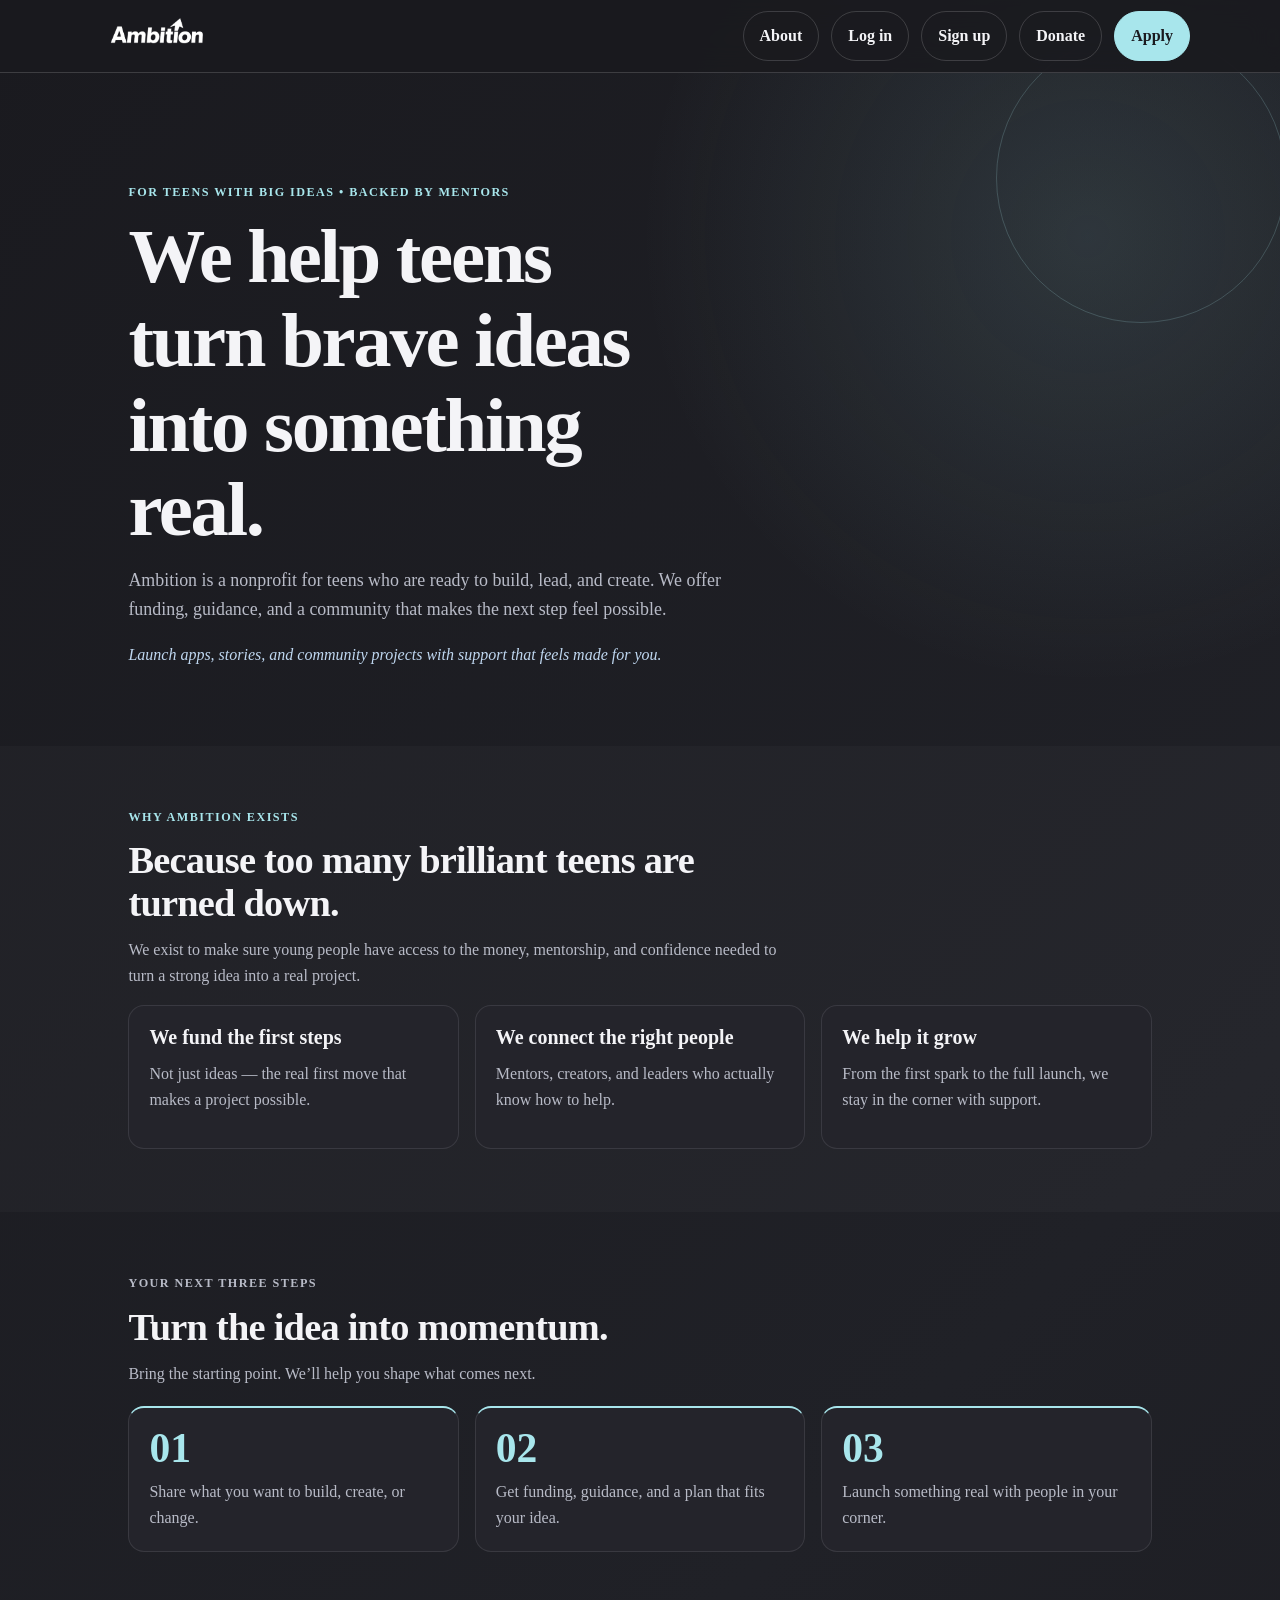
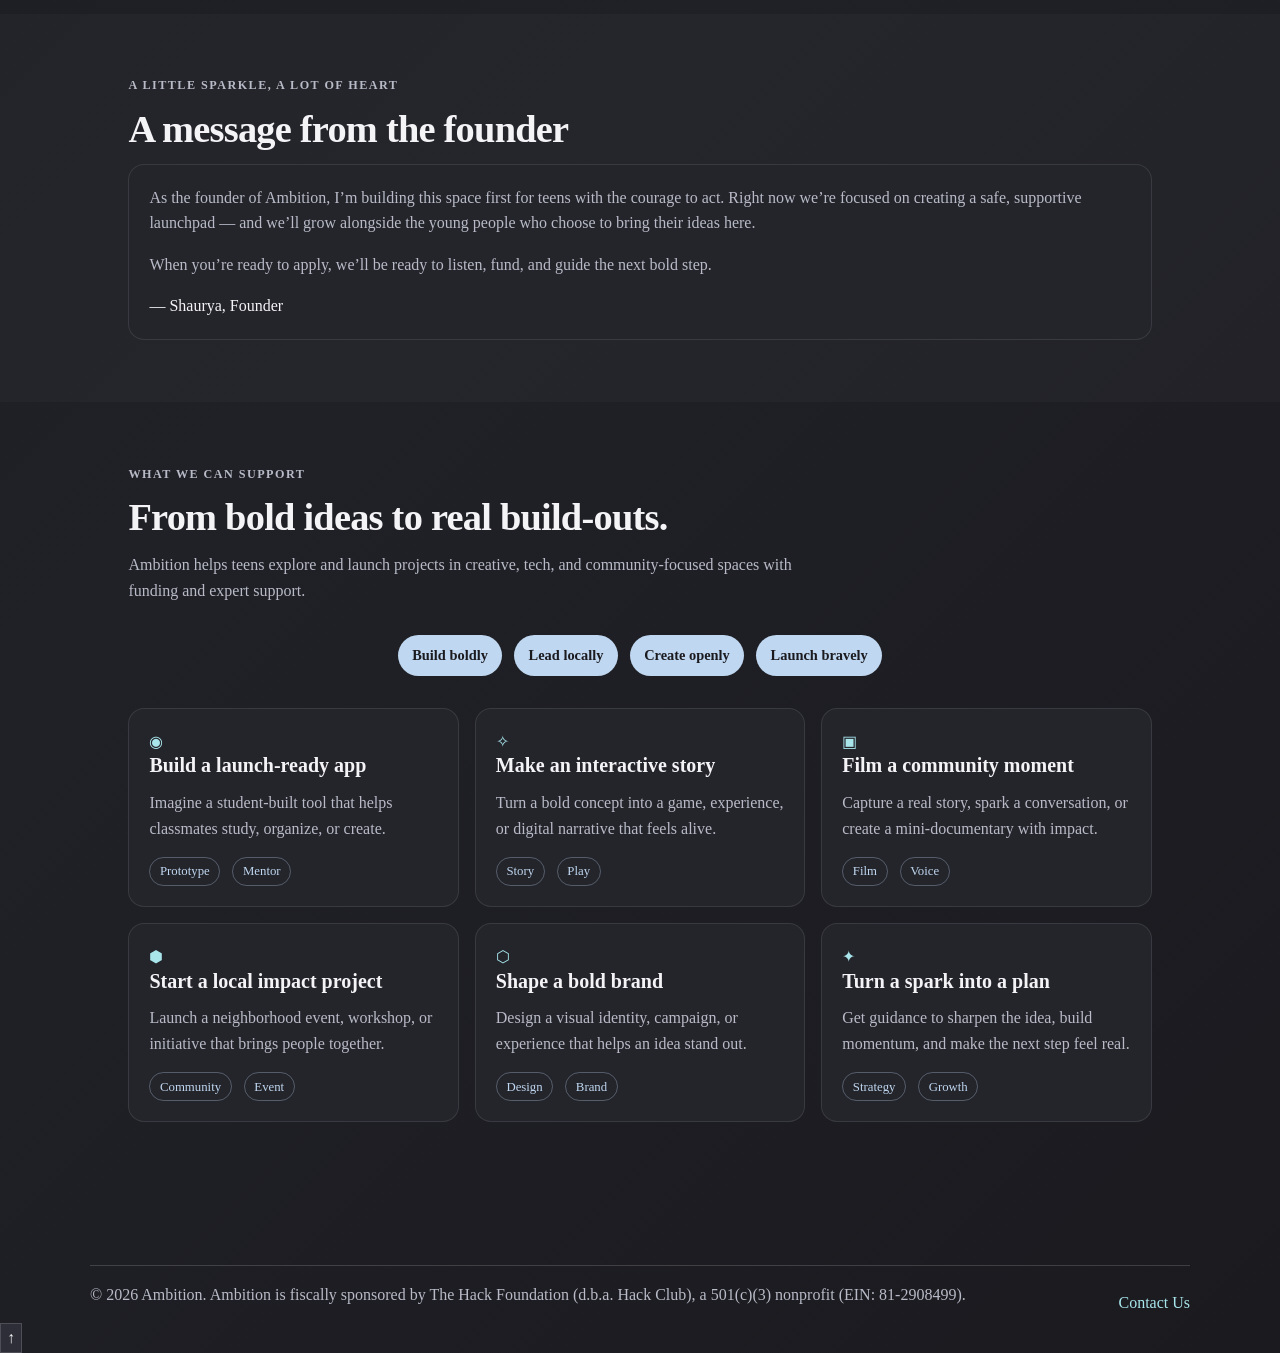
<file: index.html>
<!DOCTYPE html>
<html lang="en">
  <head>
    <meta charset="UTF-8" />
    <meta name="viewport" content="width=device-width, initial-scale=1.0" />
    <title>Ambition | Funding Dreams for Teens</title>
    <meta
      name="description"
      content="Ambition is a nonprofit helping teens turn bold ideas into real-world impact with funding and expert guidance."
    />
    <link rel="stylesheet" href="styles.css" />
  </head>
  <body>
    <div class="scroll-progress" aria-hidden="true"></div>
    <div class="background-glow"></div>
    <div class="particle-layer" aria-hidden="true"></div>

    <header class="site-header">
      <div class="container nav-bar">
        <a href="#" class="brand"><img src="LogoText.png" alt="Ambition Logo" class="brand-logo"></a>
        <nav class="nav-links">
          <a href="about.html" class="nav-pill">About</a>
          <a href="login.html" class="nav-pill">Log in</a>
          <a href="signup.html" class="nav-pill">Sign up</a>
          <a href="https://hcb.hackclub.com/donations/start/ambition" class="nav-pill">Donate</a>
          <a href="apply.html" class="btn btn-primary">Apply</a>
        </nav>
      </div>
    </header>

    <main>
      <section class="hero" id="about">
        <div class="container hero-shell reveal">
          <p class="eyebrow">For teens with big ideas • backed by mentors</p>
          <h1>We help teens turn brave ideas into something real.</h1>
          <p class="hero-text">
            Ambition is a nonprofit for teens who are ready to build, lead, and create.
            We offer funding, guidance, and a community that makes the next step feel possible.
          </p>
          <p class="hero-dynamic">Launch apps, stories, and community projects with support that feels made for you.</p>

        </div>
      </section>

      <section class="info-section reveal" id="why">
        <div class="container">
          <div class="why-shell">
            <div class="why-intro">
              <p class="eyebrow">Why Ambition exists</p>
              <h2>Because too many brilliant teens are turned down.</h2>
              <p>
                We exist to make sure young people have access to the money, mentorship, and confidence
                needed to turn a strong idea into a real project.
              </p>
            </div>

            <div class="info-grid">
              <article class="info-card">
                <h3>We fund the first steps</h3>
                <p>Not just ideas — the real first move that makes a project possible.</p>
              </article>
              <article class="info-card">
                <h3>We connect the right people</h3>
                <p>Mentors, creators, and leaders who   actually know how to help.</p>
              </article>
              <article class="info-card" id="apply">
                <h3>We help it grow</h3>
                <p>From the first spark to the full launch, we stay in the corner with support.</p>
              </article>
            </div>
          </div>
        </div>
      </section>

      <section class="impact-section reveal">
        <div class="container impact-shell">
          <div class="section-heading">
            <p class="eyebrow">Your next three steps</p>
            <h2>Turn the idea into momentum.</h2>
            <p>Bring the starting point. We’ll help you shape what comes next.</p>
          </div>

          <div class="impact-stats">
            <article class="stat-card">
              <strong>01</strong>
              <span>Share what you want to build, create, or change.</span>
            </article>
            <article class="stat-card">
              <strong>02</strong>
              <span>Get funding, guidance, and a plan that fits your idea.</span>
            </article>
            <article class="stat-card">
              <strong>03</strong>
              <span>Launch something real with people in your corner.</span>
            </article>
          </div>
        </div>
      </section>

      <section class="showcase-section reveal">
        <div class="container showcase-shell">
          <div class="section-heading">
            <p class="eyebrow">A little sparkle, a lot of heart</p>
            <h2>A message from the founder</h2>
          </div>

          <div class="showcase-card">
            <p>As the founder of Ambition, I’m building this space first for teens with the courage to act. Right now we’re focused on creating a safe, supportive launchpad — and we’ll grow alongside the young people who choose to bring their ideas here.</p>
            <p>When you’re ready to apply, we’ll be ready to listen, fund, and guide the next bold step.</p>
            <span>— Shaurya, Founder</span>
          </div>
        </div>
      </section>

      <section class="opportunities-section reveal">
        <div class="container">
          <div class="opportunities-shell">
            <div class="section-heading">
              <p class="eyebrow">What we can support</p>
              <h2>From bold ideas to real build-outs.</h2>
              <p>
                Ambition helps teens explore and launch projects in creative, tech, and
                community-focused spaces with funding and expert support.
              </p>
            </div>

            <div class="idea-wheel" aria-label="A wheel of bold ideas">
              <span>Build boldly</span>
              <span>Lead locally</span>
              <span>Create openly</span>
              <span>Launch bravely</span>
            </div>

            <div class="opportunity-grid">
              <article class="opportunity-card" data-tilt>
                <div class="card-icon">◉</div>
                <h3>Build a launch-ready app</h3>
                <p>Imagine a student-built tool that helps classmates study, organize, or create.</p>
                <div class="card-tag-row"><span>Prototype</span><span>Mentor</span></div>
              </article>
              <article class="opportunity-card" data-tilt>
                <div class="card-icon">✧</div>
                <h3>Make an interactive story</h3>
                <p>Turn a bold concept into a game, experience, or digital narrative that feels alive.</p>
                <div class="card-tag-row"><span>Story</span><span>Play</span></div>
              </article>
              <article class="opportunity-card" data-tilt>
                <div class="card-icon">▣</div>
                <h3>Film a community moment</h3>
                <p>Capture a real story, spark a conversation, or create a mini-documentary with impact.</p>
                <div class="card-tag-row"><span>Film</span><span>Voice</span></div>
              </article>
              <article class="opportunity-card" data-tilt>
                <div class="card-icon">⬢</div>
                <h3>Start a local impact project</h3>
                <p>Launch a neighborhood event, workshop, or initiative that brings people together.</p>
                <div class="card-tag-row"><span>Community</span><span>Event</span></div>
              </article>
              <article class="opportunity-card" data-tilt>
                <div class="card-icon">⬡</div>
                <h3>Shape a bold brand</h3>
                <p>Design a visual identity, campaign, or experience that helps an idea stand out.</p>
                <div class="card-tag-row"><span>Design</span><span>Brand</span></div>
              </article>
              <article class="opportunity-card" data-tilt>
                <div class="card-icon">✦</div>
                <h3>Turn a spark into a plan</h3>
                <p>Get guidance to sharpen the idea, build momentum, and make the next step feel real.</p>
                <div class="card-tag-row"><span>Strategy</span><span>Growth</span></div>
              </article>
            </div>
          </div>
        </div>
      </section>
    </main>

    <footer class="site-footer">
      <div class="container footer-row">
        <p>© 2026 Ambition. Ambition is fiscally sponsored by The Hack Foundation (d.b.a. Hack Club), a 501(c)(3) nonprofit (EIN: 81-2908499).</p>
        <a href="#">Contact Us</a>
      </div>
    </footer>

    <button class="back-to-top" type="button" aria-label="Back to top">↑</button>

    <script src="script.js"></script>
  </body>
</html>
</file>
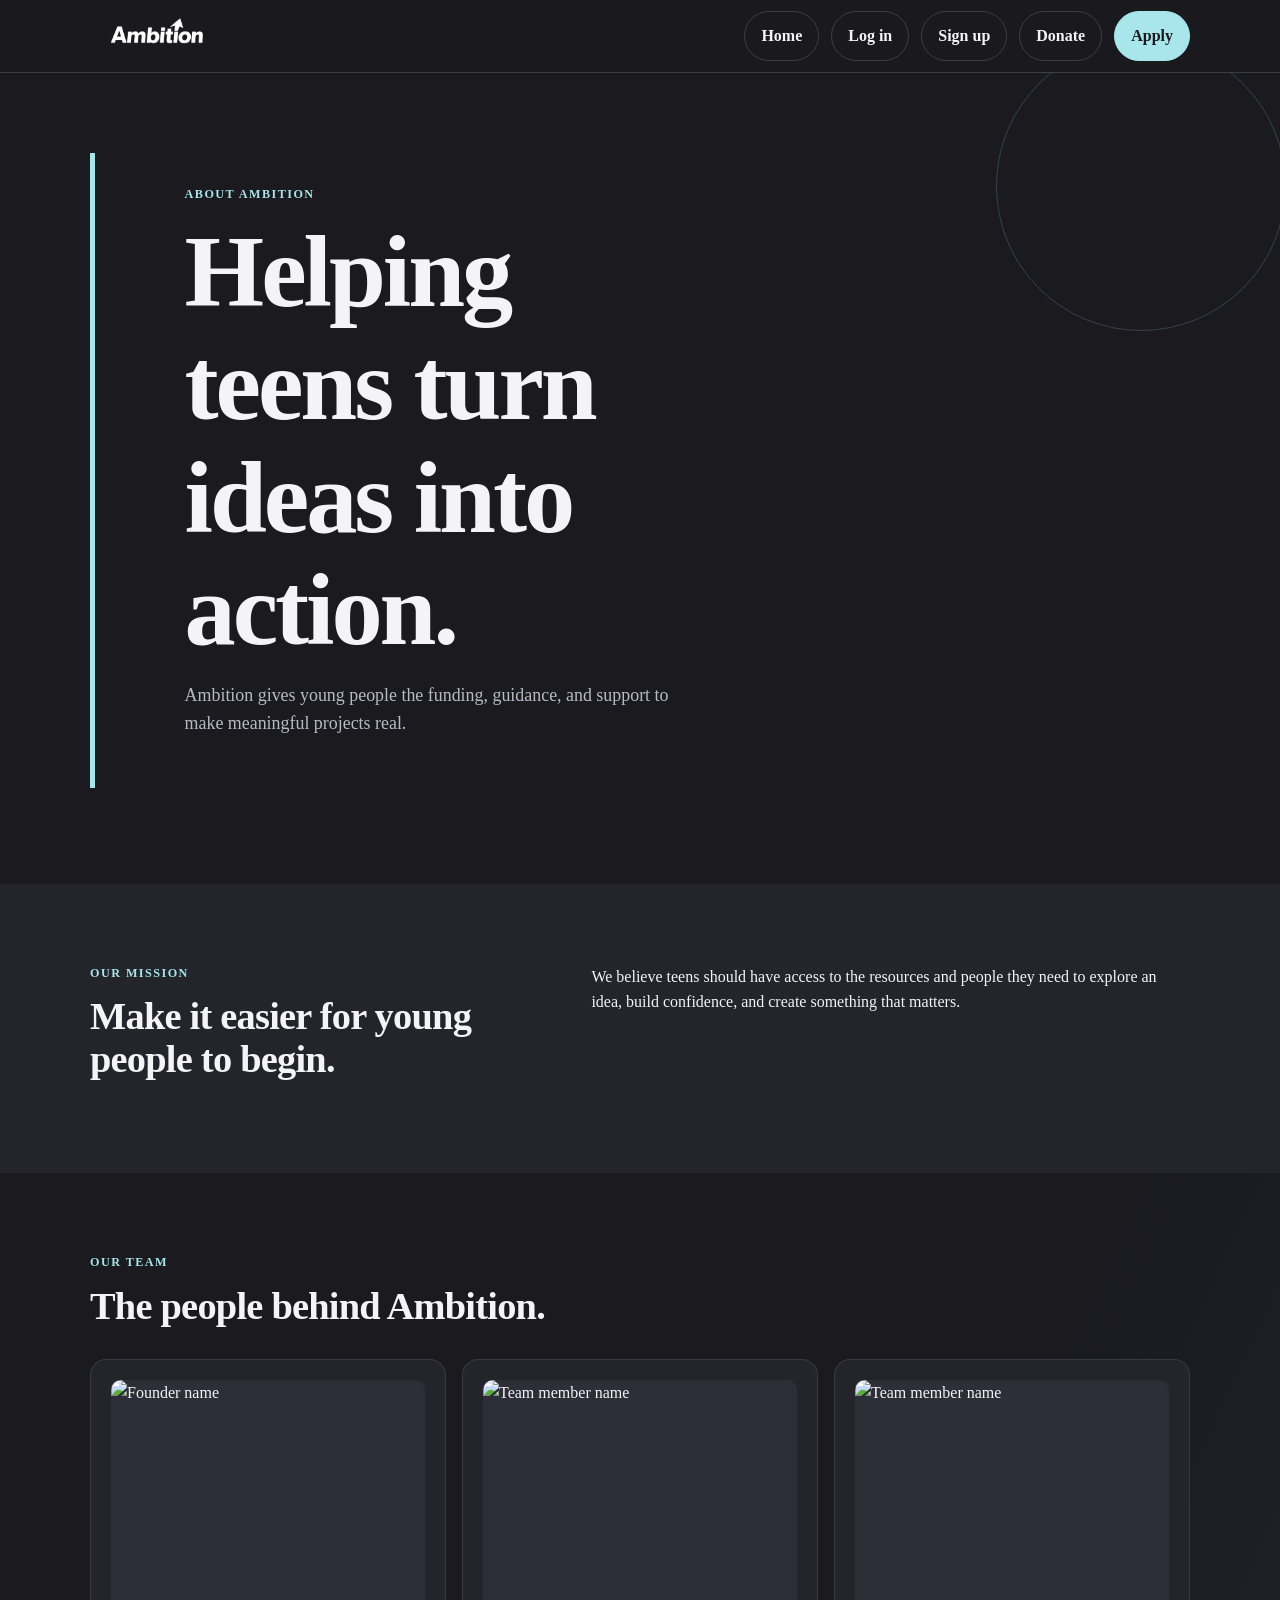
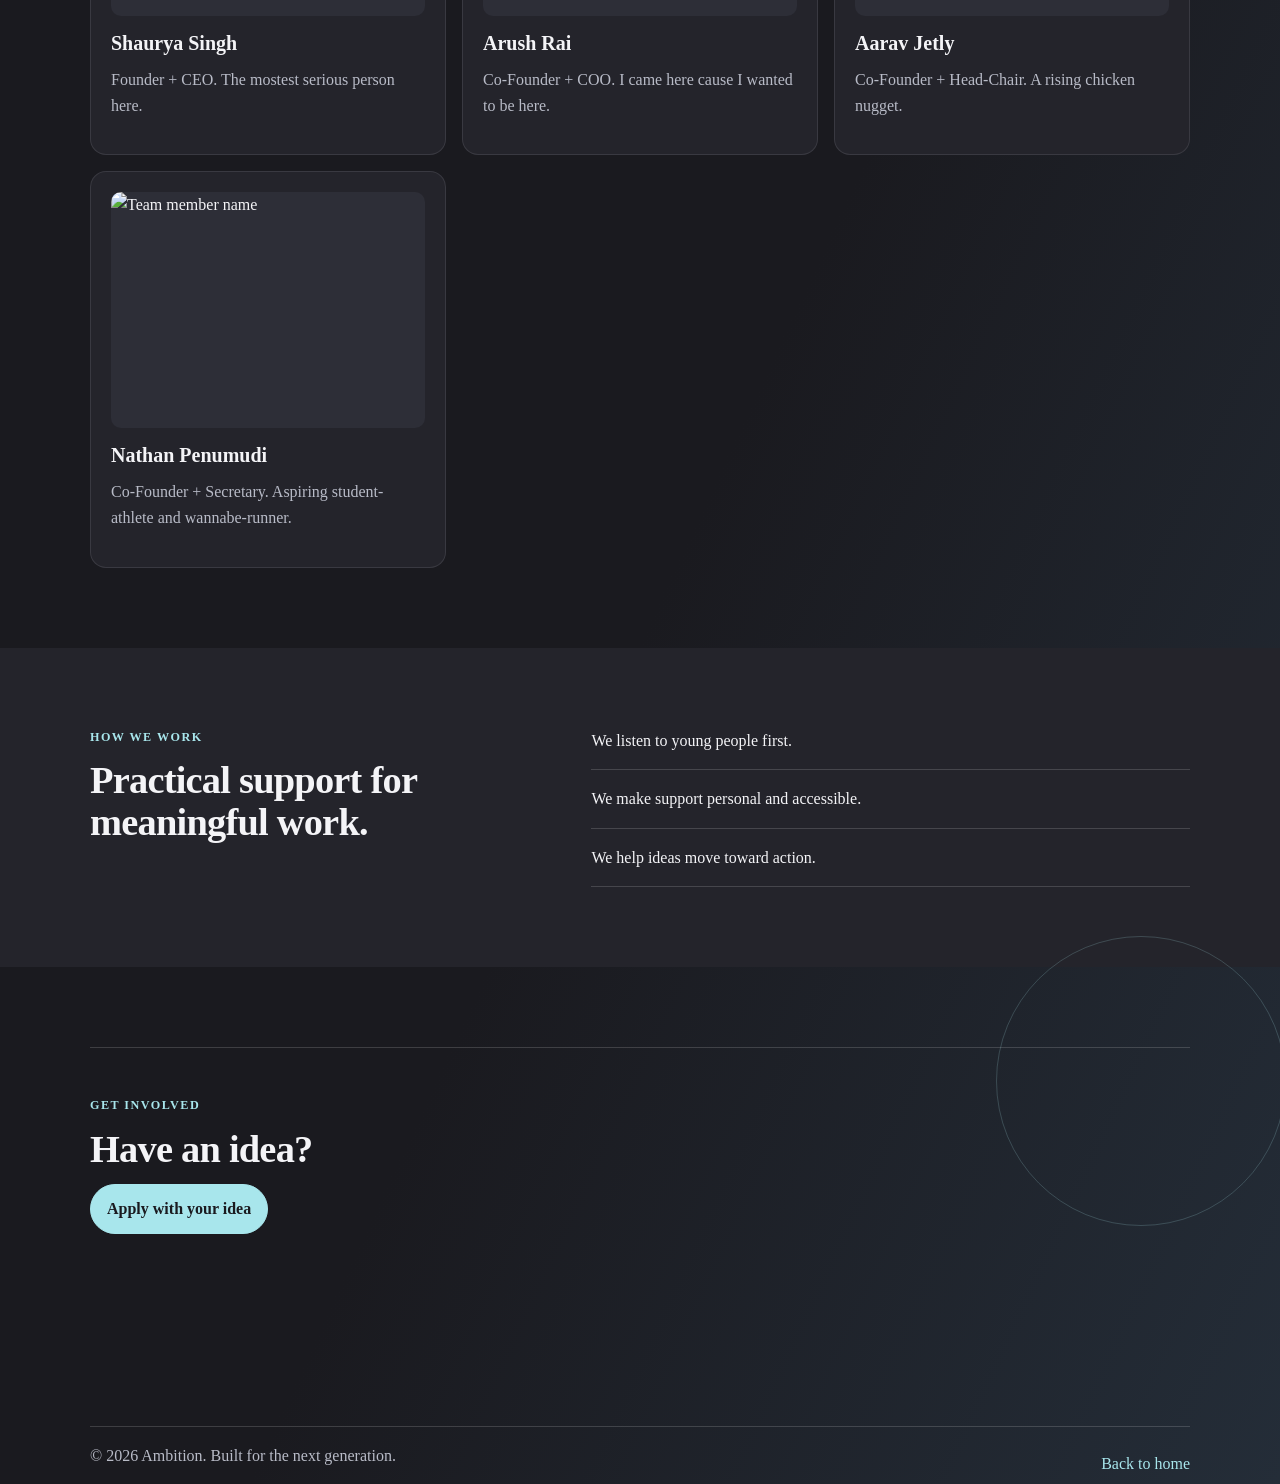
<file: about.html>
<!DOCTYPE html>
<html lang="en">
	<head>
		<meta charset="UTF-8" />
		<meta name="viewport" content="width=device-width, initial-scale=1.0" />
		<title>About Ambition</title>
		<meta
			name="description"
			content="Learn about Ambition, a nonprofit helping teens turn meaningful ideas into real projects."
		/>
		<link rel="stylesheet" href="styles.css" />
	</head>
	<body class="about-page">
		<header class="site-header">
			<div class="container nav-bar">
				<a href="index.html" class="brand">
					<img src="LogoText.png" alt="Ambition Logo" class="brand-logo" />
				</a>
				<nav class="nav-links">
					<a href="index.html" class="nav-pill">Home</a>
					<a href="login.html" class="nav-pill">Log in</a>
					<a href="signup.html" class="nav-pill">Sign up</a>
					<a href="donate.html" class="nav-pill">Donate</a>
					<a href="apply.html" class="btn btn-primary">Apply</a>
				</nav>
			</div>
		</header>

		<main class="about-simple">
			<section class="hero about-hero">
				<div class="container hero-shell reveal">
					<p class="eyebrow">About Ambition</p>
					<h1>Helping teens turn ideas into action.</h1>
					<p class="hero-text">
						Ambition gives young people the funding, guidance, and support to make meaningful projects real.
					</p>
				</div>
			</section>

			<section class="about-mission reveal">
				<div class="container about-simple-grid">
					<div>
						<p class="eyebrow">Our mission</p>
						<h2>Make it easier for young people to begin.</h2>
					</div>
					<p>
						We believe teens should have access to the resources and people they need to explore an idea,
						build confidence, and create something that matters.
					</p>
				</div>
			</section>

			<section class="about-team reveal">
				<div class="container">
					<p class="eyebrow">Our team</p>
					<h2>The people behind Ambition.</h2>
					<div class="info-grid">
						<article class="info-card">
							<img class="team-photo" alt="Founder name" />
							<h3>Shaurya Singh</h3>
							<p>Founder + CEO. The mostest serious person here.</p>
						</article>
						<article class="info-card">
							<img class="team-photo" alt="Team member name" />
							<h3>Arush Rai</h3>
							<p>Co-Founder + COO. I came here cause I wanted to be here.</p>
						</article>
						<article class="info-card">
							<img class="team-photo" alt="Team member name" />
							<h3>Aarav Jetly</h3>
							<p>Co-Founder + Head-Chair. A rising chicken nugget.</p>
						</article>
						<article class="info-card">
							<img class="team-photo" alt="Team member name" />
							<h3>Nathan Penumudi</h3>
							<p>Co-Founder + Secretary. Aspiring student-athlete and wannabe-runner.</p>
						</article>
					</div>
				</div>
			</section>

			<section class="about-values reveal">
				<div class="container about-simple-grid">
					<div>
						<p class="eyebrow">How we work</p>
						<h2>Practical support for meaningful work.</h2>
					</div>
					<ul>
						<li>We listen to young people first.</li>
						<li>We make support personal and accessible.</li>
						<li>We help ideas move toward action.</li>
					</ul>
				</div>
			</section>

			<section class="about-cta reveal">
				<div class="container hero-shell">
					<p class="eyebrow">Get involved</p>
					<h2>Have an idea?</h2>
					<a href="index.html#apply" class="btn btn-primary">Apply with your idea</a>
				</div>
			</section>
		</main>

		<footer class="site-footer">
			<div class="container footer-row">
				<p>© 2026 Ambition. Built for the next generation.</p>
				<a href="index.html">Back to home</a>
			</div>
		</footer>
	</body>
</html>
</file>
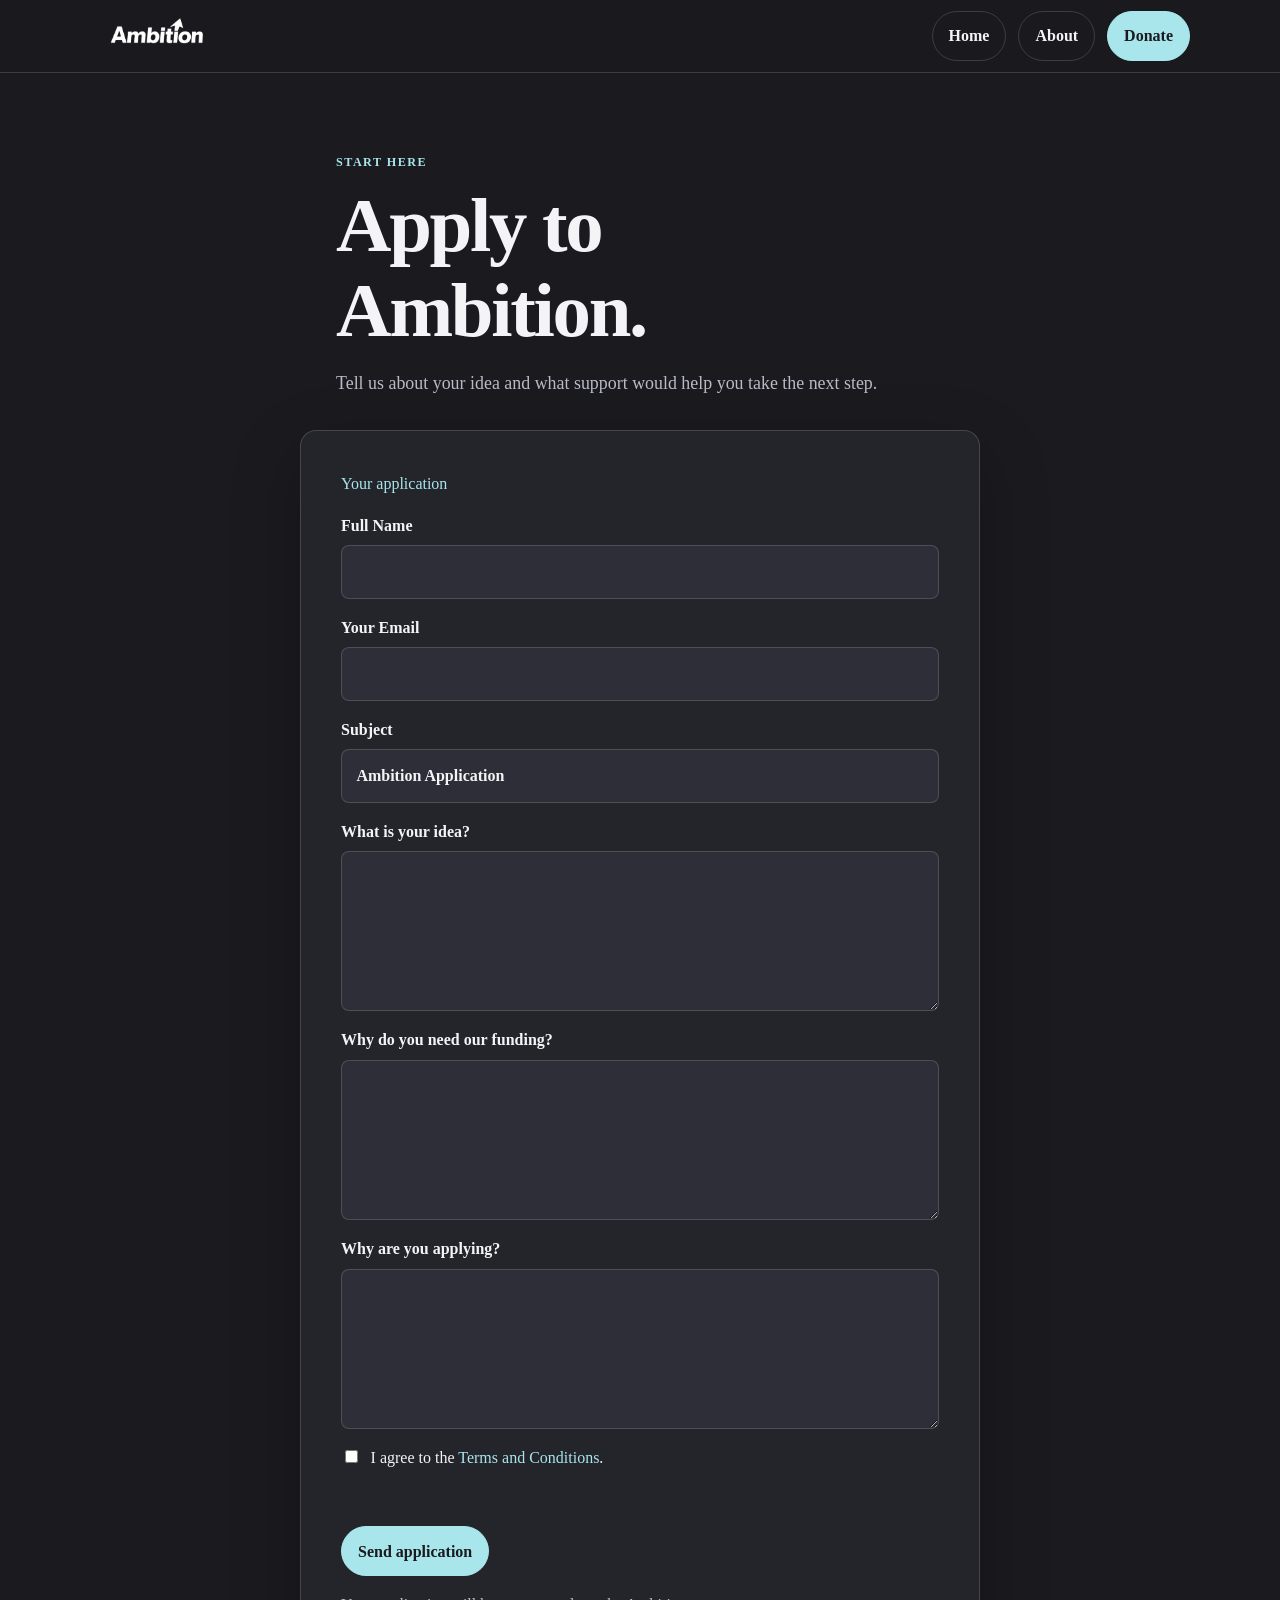
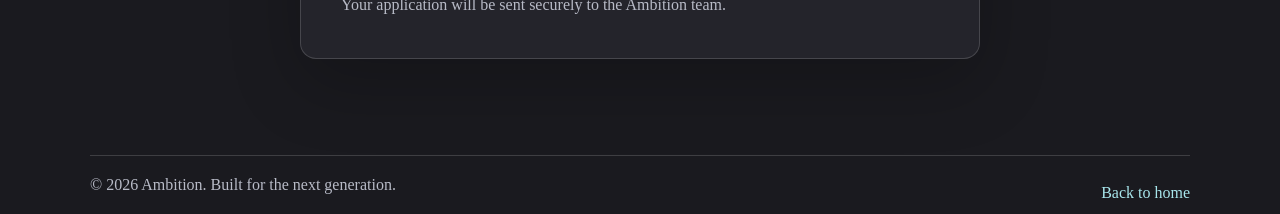
<file: apply.html>
<!DOCTYPE html>
<html lang="en">
<head>
	<meta charset="UTF-8" />
	<meta name="viewport" content="width=device-width, initial-scale=1.0" />
	<title>Apply | Ambition</title>
		<link rel="stylesheet" href="styles.css" />
</head>
	<body class="apply-page">
		<header class="site-header">
			<div class="container nav-bar">
				<a href="index.html" class="brand">
					<img src="LogoText.png" alt="Ambition Logo" class="brand-logo" />
				</a>
				<nav class="nav-links">
					<a href="index.html" class="nav-pill">Home</a>
					<a href="about.html" class="nav-pill">About</a>
					<a href="donate.html" class="btn btn-primary">Donate</a>
				</nav>
			</div>
		</header>

		<main class="container apply-main">
			<section class="apply-intro">
				<p class="eyebrow">Start here</p>
				<h1>Apply to Ambition.</h1>
				<p class="hero-text">Tell us about your idea and what support would help you take the next step.</p>
			</section>

			<section class="card apply-card">
				<p class="card-label">Your application</p>

		<form id="applyForm" action="https://formspree.io/f/maewaldl" method="POST">
			<label>
				Full Name
				<input type="text" id="name" name="name" required />
			</label>

			<label>
				Your Email
				<input type="email" id="email" name="email" required />
			</label>

			<label>
				Subject
				<input type="text" id="subject" name="subject" value="Ambition Application" required />
			</label>

			<label>
				What is your idea?
				<textarea id="idea" name="project_idea" required></textarea>
			</label>

			<label>
				Why do you need our funding?
				<textarea id="funding" name="funding_need" required></textarea>
			</label>

			<label>
				Why are you applying?
				<textarea id="message" name="application_reason" required></textarea>
			</label>

			<label class="terms-agreement" for="applicationTerms">
				<input id="applicationTerms" name="terms_agreed" type="checkbox" required />
				<span>I agree to the <a href="terms.html" target="_blank" rel="noopener">Terms and Conditions</a>.</span>
			</label>

			<p class="form-message" id="applyMessage" role="alert" aria-live="polite"></p>
			<button class="btn btn-primary" type="submit">Send application</button>
		</form>

			<div class="small">Your application will be sent securely to the Ambition team.</div>
			</section>
	</main>

		<footer class="site-footer">
			<div class="container footer-row">
				<p>© 2026 Ambition. Built for the next generation.</p>
				<a href="index.html">Back to home</a>
			</div>
		</footer>

</body>
</html>
</file>
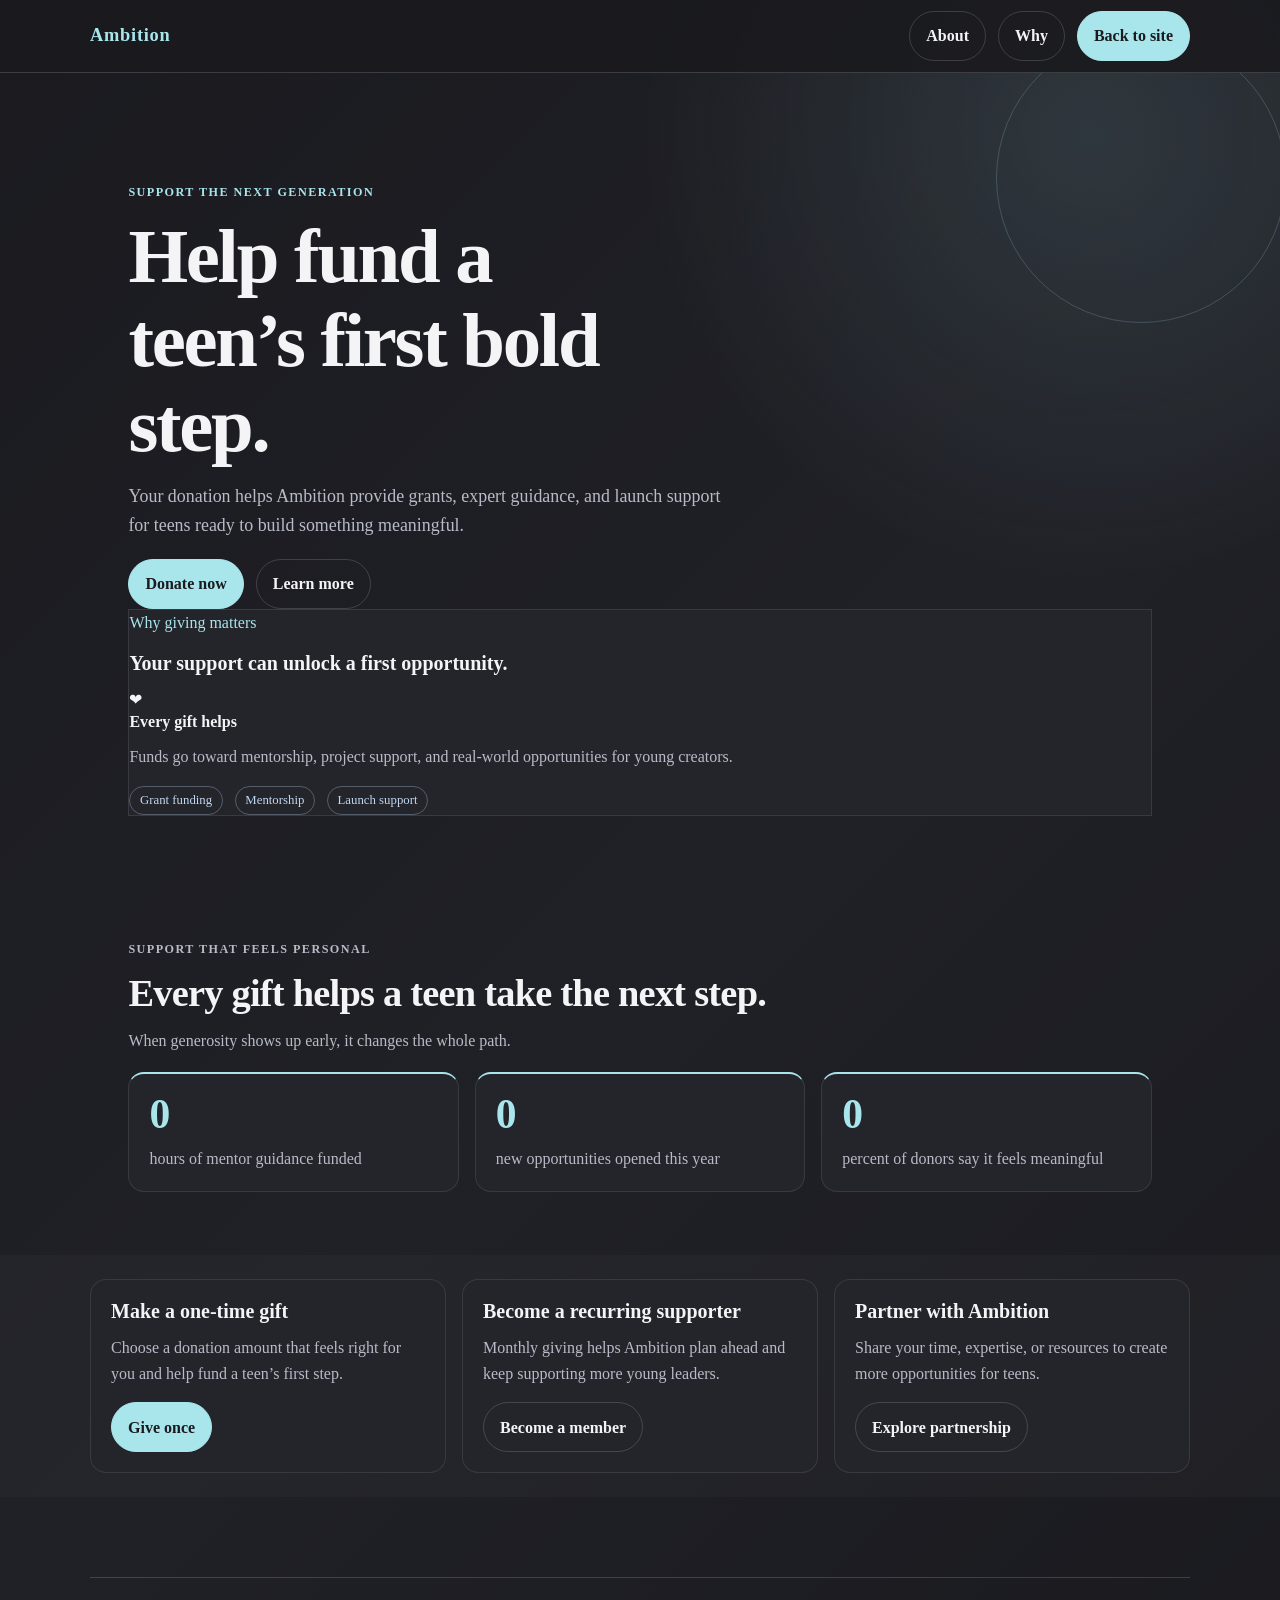
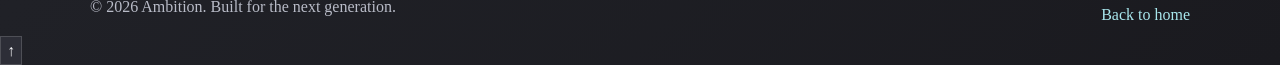
<file: donate.html>
<!DOCTYPE html>
<html lang="en">
  <head>
    <meta charset="UTF-8" />
    <meta name="viewport" content="width=device-width, initial-scale=1.0" />
    <title>Donate to Ambition</title>
    <meta
      name="description"
      content="Support Ambition and help teens turn bold ideas into real-world impact."
    />
    <link rel="stylesheet" href="styles.css" />
  </head>
  <body>
    <div class="scroll-progress" aria-hidden="true"></div>
    <div class="background-glow"></div>
    <div class="particle-layer" aria-hidden="true"></div>

    <header class="site-header">
      <div class="container nav-bar">
        <a href="index.html" class="brand">Ambition</a>
        <nav class="nav-links">
          <a href="index.html#about" class="nav-pill">About</a>
          <a href="index.html#why" class="nav-pill">Why</a>
          <a href="index.html#apply" class="btn btn-primary">Back to site</a>
        </nav>
      </div>
    </header>

    <main>
      <section class="hero donate-hero">
        <div class="container hero-shell reveal">
          <div class="spotlight"></div>
          <p class="eyebrow">Support the next generation</p>
          <h1>Help fund a teen’s first bold step.</h1>
          <p class="hero-text">
            Your donation helps Ambition provide grants, expert guidance, and launch support for teens ready to build something meaningful.
          </p>
          <div class="hero-actions">
            <a href="#donate" class="btn btn-primary">Donate now</a>
            <a href="index.html" class="btn btn-secondary">Learn more</a>
          </div>

          <div class="hero-card reveal donate-card">
            <div class="card-top">
              <p class="card-label">Why giving matters</p>
              <h3>Your support can unlock a first opportunity.</h3>
            </div>
            <div class="story-row">
              <div class="avatar">❤</div>
              <div>
                <h4>Every gift helps</h4>
                <p>Funds go toward mentorship, project support, and real-world opportunities for young creators.</p>
              </div>
            </div>
            <div class="chip-row">
              <span>Grant funding</span>
              <span>Mentorship</span>
              <span>Launch support</span>
            </div>
          </div>
        </div>
      </section>

      <section class="impact-section reveal">
        <div class="container impact-shell">
          <div class="section-heading">
            <p class="eyebrow">Support that feels personal</p>
            <h2>Every gift helps a teen take the next step.</h2>
            <p>When generosity shows up early, it changes the whole path.</p>
          </div>

          <div class="impact-stats">
            <article class="stat-card">
              <strong data-counter="120">0</strong>
              <span>hours of mentor guidance funded</span>
            </article>
            <article class="stat-card">
              <strong data-counter="24">0</strong>
              <span>new opportunities opened this year</span>
            </article>
            <article class="stat-card">
              <strong data-counter="100">0</strong>
              <span>percent of donors say it feels meaningful</span>
            </article>
          </div>
        </div>
      </section>

      <section class="info-section reveal" id="donate">
        <div class="container info-grid donate-grid">
          <article class="info-card donate-panel">
            <h3>Make a one-time gift</h3>
            <p>Choose a donation amount that feels right for you and help fund a teen’s first step.</p>
            <a href="#" class="btn btn-primary">Give once</a>
          </article>
          <article class="info-card donate-panel">
            <h3>Become a recurring supporter</h3>
            <p>Monthly giving helps Ambition plan ahead and keep supporting more young leaders.</p>
            <a href="#" class="btn btn-secondary">Become a member</a>
          </article>
          <article class="info-card donate-panel">
            <h3>Partner with Ambition</h3>
            <p>Share your time, expertise, or resources to create more opportunities for teens.</p>
            <a href="#" class="btn btn-secondary">Explore partnership</a>
          </article>
        </div>
      </section>
    </main>

    <footer class="site-footer">
      <div class="container footer-row">
        <p>© 2026 Ambition. Built for the next generation.</p>
        <a href="index.html">Back to home</a>
      </div>
    </footer>

    <button class="back-to-top" type="button" aria-label="Back to top">↑</button>

    <script src="script.js"></script>
  </body>
</html>
</file>
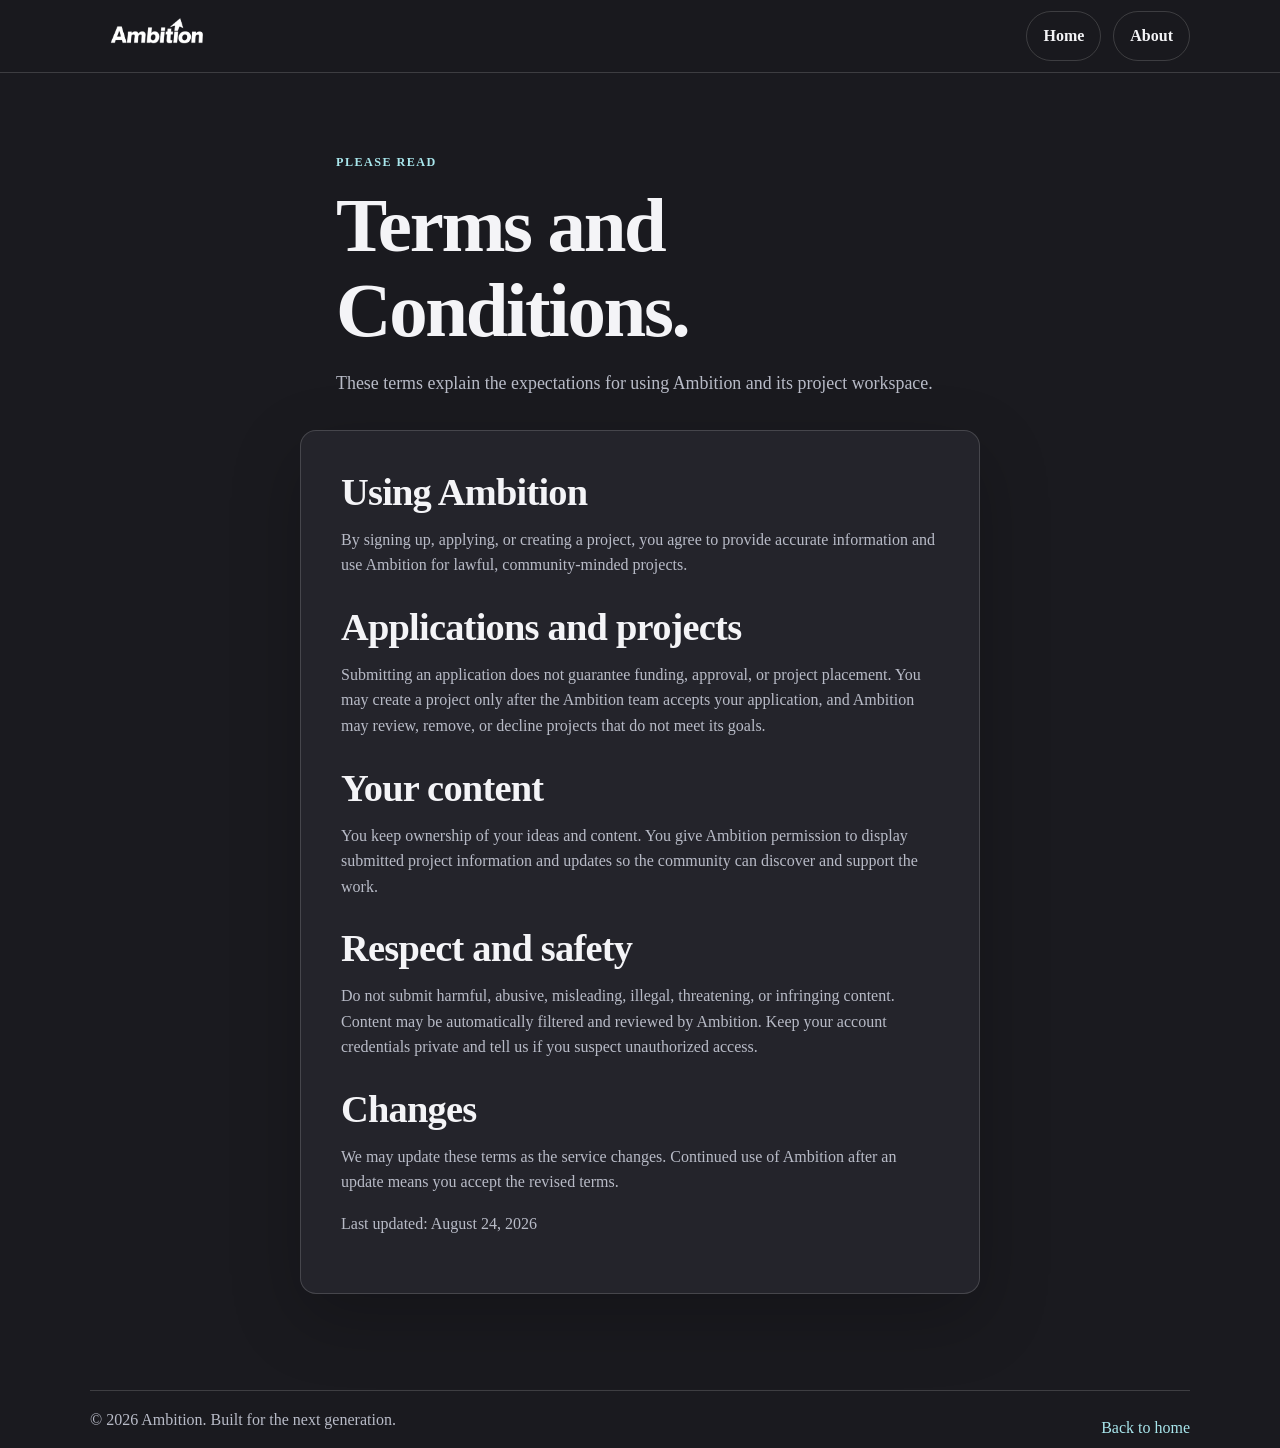
<file: terms.html>
<!DOCTYPE html>
<html lang="en">
	<head>
		<meta charset="UTF-8" />
		<meta name="viewport" content="width=device-width, initial-scale=1.0" />
		<title>Terms and Conditions | Ambition</title>
		<meta name="description" content="The Terms and Conditions for using Ambition." />
		<link rel="stylesheet" href="styles.css" />
	</head>
	<body class="apply-page">
		<header class="site-header">
			<div class="container nav-bar">
				<a href="index.html" class="brand">
					<img src="LogoText.png" alt="Ambition Logo" class="brand-logo" />
				</a>
				<nav class="nav-links">
					<a href="index.html" class="nav-pill">Home</a>
					<a href="about.html" class="nav-pill">About</a>
				</nav>
			</div>
		</header>

		<main class="container apply-main terms-main">
			<section class="apply-intro">
				<p class="eyebrow">Please read</p>
				<h1>Terms and Conditions.</h1>
				<p class="hero-text">These terms explain the expectations for using Ambition and its project workspace.</p>
			</section>

			<section class="apply-card terms-card">
				<h2>Using Ambition</h2>
				<p>By signing up, applying, or creating a project, you agree to provide accurate information and use Ambition for lawful, community-minded projects.</p>
				<h2>Applications and projects</h2>
				<p>Submitting an application does not guarantee funding, approval, or project placement. You may create a project only after the Ambition team accepts your application, and Ambition may review, remove, or decline projects that do not meet its goals.</p>
				<h2>Your content</h2>
				<p>You keep ownership of your ideas and content. You give Ambition permission to display submitted project information and updates so the community can discover and support the work.</p>
				<h2>Respect and safety</h2>
				<p>Do not submit harmful, abusive, misleading, illegal, threatening, or infringing content. Content may be automatically filtered and reviewed by Ambition. Keep your account credentials private and tell us if you suspect unauthorized access.</p>
				<h2>Changes</h2>
				<p>We may update these terms as the service changes. Continued use of Ambition after an update means you accept the revised terms.</p>
				<p class="small">Last updated: August 24, 2026</p>
			</section>
		</main>

		<footer class="site-footer">
			<div class="container footer-row">
				<p>© 2026 Ambition. Built for the next generation.</p>
				<a href="index.html">Back to home</a>
			</div>
		</footer>
	</body>
</html>
</file>
<file: styles.css>
:root {
  --page-bg: #1a1a1f;
  --page-text: #f4f4f7;
  --page-muted: #b8bbc7;
  --page-border: rgba(244, 244, 247, 0.16);
  --page-surface: #24242b;
  --page-surface-raised: #2d2e37;
  --page-accent: #a8e6ec;
  --page-accent-soft: #bfd7f0;
  --page-ink: #1a1a1f;
}

* {
  box-sizing: border-box;
}

html {
  scroll-behavior: smooth;
}

body {
  margin: 0;
  font-family: Georgia, 'Times New Roman', serif;
  background: var(--page-bg);
  color: var(--page-text);
  line-height: 1.6;
  background-image: radial-gradient(circle at 85% 8%, rgba(168, 230, 236, 0.12), transparent 28rem),
    linear-gradient(135deg, #1a1a1f 0%, #202127 55%, #1a1a1f 100%);
  min-height: 100vh;
}

img {
  max-width: 100%;
  display: block;
}

a {
  color: inherit;
  text-decoration: none;
}

button,
input,
textarea,
select {
  font: inherit;
}

.container {
  width: min(1100px, calc(100% - 2rem));
  margin: 0 auto;
}

.site-header {
  border-bottom: 1px solid var(--page-border);
  background: rgba(26, 26, 31, 0.9);
  backdrop-filter: blur(14px);
  position: sticky;
  top: 0;
  z-index: 10;
}

.nav-bar {
  display: flex;
  align-items: center;
  justify-content: space-between;
  min-height: 72px;
  gap: 1rem;
}

.brand {
  font-size: 1.15rem;
  font-weight: 700;
  letter-spacing: 0.04em;
  color: var(--page-accent);
}

.brand-logo {
  width: 132px;
  filter: brightness(0) invert(1);
}

.nav-links {
  display: flex;
  align-items: center;
  flex-wrap: wrap;
  gap: 0.75rem;
}

.nav-pill,
.btn {
  display: inline-block;
  padding: 0.7rem 1rem;
  border-radius: 999px;
  border: 1px solid var(--page-border);
  background: transparent;
  color: var(--page-text);
  font-weight: 600;
  transition: background 180ms ease, color 180ms ease, border-color 180ms ease, transform 180ms ease;
}

.nav-pill:hover,
.btn:hover {
  border-color: var(--page-accent);
  color: var(--page-accent);
  transform: translateY(-2px);
}

.btn-primary {
  background: var(--page-accent);
  border-color: var(--page-accent);
  color: var(--page-ink);
}

.btn-primary:hover {
  background: var(--page-accent-soft);
  border-color: var(--page-accent-soft);
  color: var(--page-ink);
}

main {
  padding: 3rem 0 5rem;
}

section {
  padding: 1.5rem 0;
}

.hero,
.info-section,
.impact-section,
.showcase-section,
.opportunities-section,
.site-footer {
  width: 100%;
}

.hero-shell,
.why-shell,
.impact-shell,
.showcase-shell,
.opportunities-shell,
.info-card,
.stat-card,
.showcase-card,
.opportunity-card {
  background: transparent;
  border: 0;
  padding: clamp(1.25rem, 3vw, 2.5rem);
}

.hero-shell {
  text-align: left;
  max-width: 1100px;
  position: relative;
}

.hero-shell::after {
  content: '';
  position: absolute;
  width: 18rem;
  height: 18rem;
  border: 1px solid rgba(168, 230, 236, 0.2);
  border-radius: 50%;
  right: -6rem;
  top: -7rem;
  pointer-events: none;
}

.eyebrow {
  margin: 0 0 0.75rem;
  font-size: 0.76rem;
  font-weight: 700;
  letter-spacing: 0.12em;
  text-transform: uppercase;
  color: var(--page-accent);
}

h1,
h2,
h3,
h4,
p,
ul,
ol {
  margin-top: 0;
}

h1,
h2,
h3,
h4 {
  line-height: 1.1;
  margin-bottom: 0.85rem;
  font-weight: 700;
}

h1 {
  max-width: 14ch;
  font-size: clamp(2.6rem, 6vw, 5.4rem);
  letter-spacing: -0.03em;
}

h2 {
  font-size: clamp(1.8rem, 3vw, 2.6rem);
  letter-spacing: -0.02em;
}

h3 {
  font-size: 1.25rem;
}

p,
li {
  color: var(--page-muted);
}

.hero-text,
.hero-dynamic,
.section-heading p,
.info-card p,
.showcase-card p,
.opportunity-card p,
.stat-card span {
  color: var(--page-muted);
}

.hero-text {
  max-width: 38rem;
  font-size: 1.12rem;
}

.hero-dynamic {
  color: var(--page-accent-soft);
  font-style: italic;
}

.hero-actions,
.hero-interactive,
.mode-switcher,
.idea-wheel,
.card-tag-row,
.chip-row {
  display: flex;
  flex-wrap: wrap;
  gap: 0.75rem;
}

.hero-actions {
  margin-top: 1.25rem;
}

.info-grid,
.impact-stats,
.showcase-row,
.opportunity-grid {
  display: grid;
  gap: 1rem;
}

.info-grid {
  grid-template-columns: repeat(3, minmax(0, 1fr));
}

.impact-stats {
  grid-template-columns: repeat(3, minmax(0, 1fr));
  margin-top: 1.2rem;
}

.showcase-row {
  grid-template-columns: repeat(2, minmax(0, 1fr));
  margin-top: 1rem;
}

.opportunity-grid {
  grid-template-columns: repeat(3, minmax(0, 1fr));
}

.hero-card,
.spark-card,
.spark-lab,
.showcase-card,
.info-card,
.opportunity-card,
.stat-card {
  background: var(--page-surface);
  border: 1px solid rgba(244, 244, 247, 0.1);
}

.info-section,
.showcase-section {
  background: rgba(244, 244, 247, 0.025);
}

.why-shell,
.impact-shell,
.showcase-shell,
.opportunities-shell {
  border-color: transparent;
  background: transparent;
  box-shadow: none;
}

.why-intro,
.section-heading {
  max-width: 42rem;
}

.info-card,
.stat-card,
.showcase-card,
.opportunity-card {
  border-radius: 16px;
  padding: 1.25rem;
  transition: transform 180ms ease, border-color 180ms ease, background 180ms ease;
}

.info-card:hover,
.showcase-card:hover,
.opportunity-card:hover {
  transform: translateY(-4px);
  border-color: rgba(168, 230, 236, 0.5);
  background: var(--page-surface-raised);
}

.stat-card {
  border-top: 2px solid var(--page-accent);
  border-radius: 16px;
}

.stat-card strong {
  display: block;
  color: var(--page-accent);
  font-size: 2.6rem;
  line-height: 1;
  margin-bottom: 0.6rem;
}

.spark-card {
  display: block;
}

.spark-carousel {
  display: grid;
  grid-template-columns: auto minmax(0, 1fr) auto;
  gap: 0.75rem;
  align-items: center;
  margin-top: 1rem;
}

.spark-arrow,
.spark-dot,
.back-to-top,
.choice-pill {
  appearance: none;
  border: 1px solid var(--page-border);
  background: var(--page-surface-raised);
  color: var(--page-text);
  cursor: pointer;
}

.spark-arrow:hover,
.choice-pill:hover,
.spark-dot:hover,
.choice-pill.active,
.spark-dot.active {
  background: var(--page-accent);
  border-color: var(--page-accent);
  color: var(--page-ink);
}

.spark-arrow {
  width: 44px;
  height: 44px;
  border-radius: 50%;
}

.spark-dot {
  width: 10px;
  height: 10px;
  border-radius: 50%;
  padding: 0;
}

.spark-carousel-dots {
  display: flex;
  justify-content: center;
  gap: 0.6rem;
  margin-top: 1rem;
}

.spark-hint {
  margin: 0.8rem 0 0;
  color: var(--page-muted);
}

.footer-row {
  display: flex;
  align-items: center;
  justify-content: space-between;
  gap: 1rem;
  padding-top: 1rem;
  border-top: 1px solid var(--page-border);
  color: var(--page-muted);
}

.footer-row a {
  color: var(--page-accent);
}

.card-label,
.card-icon {
  color: var(--page-accent);
}

.card-tag-row span,
.chip-row span {
  border: 1px solid rgba(191, 215, 240, 0.32);
  border-radius: 999px;
  color: var(--page-accent-soft);
  padding: 0.2rem 0.6rem;
  font-size: 0.8rem;
}

.idea-wheel {
  margin: 2rem 0;
  justify-content: center;
}

.idea-wheel span {
  color: var(--page-ink);
  background: var(--page-accent-soft);
  border-radius: 999px;
  padding: 0.55rem 0.9rem;
  font-size: 0.9rem;
  font-weight: 700;
}

.reveal {
  opacity: 1;
  transform: none;
  filter: none;
}

.scroll-progress,
.background-glow,
.particle-layer,
.cursor-glow,
.btn-ripple,
.spark-effect,
.back-to-top.show {
  display: none !important;
}

::selection {
  background: var(--page-accent);
  color: var(--page-ink);
}

/* About page: editorial layout distinct from the landing page. */
.about-page {
  background-image: linear-gradient(115deg, #1a1a1f 0%, #1a1a1f 62%, #242d38 100%);
}

.about-page main {
  padding-top: 0;
}

.about-page .about-hero {
  min-height: 62vh;
  display: flex;
  align-items: center;
  padding: 5rem 0 6rem;
}

.about-page .about-hero .hero-shell {
  border-left: 5px solid var(--page-accent);
  padding: 2rem clamp(1.5rem, 7vw, 7rem);
  background: transparent;
  box-shadow: none;
}

.about-page .about-hero h1 {
  max-width: 9ch;
  font-size: clamp(3.2rem, 8vw, 7rem);
}

.about-page .about-hero .hero-text {
  max-width: 31rem;
}

.about-page .about-story {
  background: var(--page-accent-soft);
  color: var(--page-ink);
  padding: 5rem 0;
}

.about-page .about-story p,
.about-page .about-story h2,
.about-page .about-story h3 {
  color: var(--page-ink);
}

.about-page .about-story .why-shell {
  display: grid;
  grid-template-columns: minmax(12rem, 0.7fr) minmax(0, 1.3fr);
  gap: clamp(2rem, 7vw, 7rem);
  align-items: start;
}

.about-page .about-story .why-intro {
  position: sticky;
  top: 7rem;
}

.about-page .about-story .eyebrow {
  color: #426675;
}

.about-page .about-story .info-grid {
  grid-template-columns: 1fr;
  gap: 0;
}

.about-page .about-story .info-card {
  border: 0;
  border-top: 1px solid rgba(26, 26, 31, 0.35);
  border-radius: 0;
  padding: 1.5rem 0;
  background: transparent;
}

.about-page .about-story .info-card:last-child {
  border-bottom: 1px solid rgba(26, 26, 31, 0.35);
}

.about-page .about-principles {
  padding: 6rem 0;
}

.about-page .about-principles .section-heading {
  margin-bottom: 2rem;
}

.about-page .about-principles .impact-stats {
  grid-template-columns: 1fr;
  gap: 0;
  margin-top: 0;
}

.about-page .about-principles .stat-card {
  display: grid;
  grid-template-columns: 5rem 1fr;
  gap: 1.5rem;
  align-items: center;
  border: 0;
  border-top: 1px solid var(--page-border);
  border-radius: 0;
  padding: 1.25rem 0;
  background: transparent;
}

.about-page .about-principles .stat-card:last-child {
  border-bottom: 1px solid var(--page-border);
}

.about-page .about-principles .stat-card strong {
  font-size: 1.1rem;
  color: var(--page-accent);
}

.about-page .about-founder {
  padding: 6rem 0;
  background: rgba(191, 215, 240, 0.08);
}

.about-page .about-founder .showcase-shell {
  max-width: 900px;
}

.about-page .about-founder .showcase-card {
  border: 0;
  border-left: 2px solid var(--page-accent);
  border-radius: 0;
  padding: 0 0 0 2rem;
  background: transparent;
}

.about-page .about-founder .showcase-card p {
  max-width: 42rem;
  color: var(--page-text);
  font-size: clamp(1.4rem, 3vw, 2.25rem);
  line-height: 1.25;
}

.about-page .about-cta {
  padding: 6rem 0 8rem;
}

.about-page .about-cta .hero-shell {
  border-top: 1px solid var(--page-border);
  border-radius: 0;
  padding: 3rem 0 0;
  box-shadow: none;
}

.about-simple-grid {
  display: grid;
  grid-template-columns: minmax(0, 0.8fr) minmax(0, 1.2fr);
  gap: clamp(2rem, 8vw, 8rem);
  align-items: start;
}

.about-mission,
.about-values {
  padding: 5rem 0;
}

.about-mission {
  background: var(--page-surface);
}

.about-mission h2,
.about-mission p {
  color: var(--page-text);
}

.about-mission .eyebrow {
  color: var(--page-accent);
}

.about-team {
  padding: 5rem 0;
}

.about-team > .container > h2 {
  margin-bottom: 2rem;
}

.about-team .info-grid {
  grid-template-columns: repeat(3, minmax(0, 1fr));
}

.team-photo {
  width: 100%;
  aspect-ratio: 4 / 3;
  object-fit: cover;
  margin-bottom: 1rem;
  background: var(--page-surface-raised);
  border-radius: 10px;
}

.about-values {
  background: var(--page-surface);
}

.about-values h2,
.about-values li {
  color: var(--page-text);
}

.about-values ul {
  display: grid;
  gap: 1rem;
  margin: 0;
  padding: 0;
  list-style: none;
}

.about-values li {
  border-bottom: 1px solid var(--page-border);
  padding-bottom: 1rem;
  color: var(--page-text);
}

.about-simple .about-cta {
  padding: 5rem 0 7rem;
}

.apply-page {
  display: block;
  padding: 0;
  background: var(--page-bg);
}

.apply-main {
  max-width: 760px;
  padding-top: 5rem;
  padding-bottom: 6rem;
}

.apply-intro {
  max-width: 38rem;
  margin-right: auto;
  margin-left: auto;
  margin-bottom: 2rem;
  padding: 0;
}

.apply-intro h1 {
  margin-bottom: 1rem;
}

.apply-card {
  width: min(680px, calc(100% - 2rem));
  margin: 0 auto;
  padding: clamp(1.25rem, 4vw, 2.5rem);
  background: var(--page-surface);
  border: 1px solid var(--page-border);
  border-radius: 16px;
  box-shadow: 0 24px 70px rgba(0, 0, 0, 0.22);
}

.apply-card form {
  display: grid;
  gap: 1rem;
}

.apply-card label {
  display: grid;
  gap: 0.45rem;
  color: var(--page-text);
  font-weight: 600;
}

.apply-card input,
.apply-card textarea {
  width: 100%;
  border: 1px solid var(--page-border);
  border-radius: 8px;
  background: var(--page-surface-raised);
  color: var(--page-text);
  padding: 0.8rem 0.9rem;
}

.apply-card input:focus,
.apply-card textarea:focus {
  outline: 2px solid var(--page-accent);
  outline-offset: 2px;
}

.password-field {
  display: flex;
  align-items: center;
  gap: 0.5rem;
}

.password-field input {
  flex: 1;
}

.password-toggle {
  position: static;
  display: grid;
  width: 2.25rem;
  height: 2.25rem;
  place-items: center;
  flex: 0 0 2.25rem;
  border: 0 !important;
  background: transparent !important;
  color: var(--page-muted) !important;
  cursor: pointer;
  font-size: 1.1rem;
}

.password-toggle:hover {
  color: var(--page-accent) !important;
}

.apply-card textarea {
  min-height: 10rem;
  resize: vertical;
}

.apply-card button {
  justify-self: start;
  border: 1px solid var(--page-accent);
  cursor: pointer;
}

.apply-card .small {
  margin-top: 1rem;
  color: var(--page-muted);
}

.login-main {
  min-height: calc(100vh - 14rem);
}

.login-intro {
  margin-bottom: 2rem;
}

.login-card {
  width: min(520px, calc(100% - 2rem));
}

.login-remember {
  display: flex !important;
  align-items: center;
  gap: 0.6rem !important;
  font-weight: 400 !important;
}

.login-remember input {
  width: auto;
  margin: 0;
  padding: 0;
}

.terms-agreement {
  display: flex !important;
  grid-template-columns: auto 1fr;
  align-items: flex-start;
  gap: 0.6rem !important;
  font-weight: 400 !important;
}

.terms-agreement input {
  width: auto;
  margin-top: 0.3rem;
  padding: 0;
}

.terms-agreement a {
  color: var(--page-accent);
}

.login-card button {
  width: 100%;
  justify-self: stretch;
}

.login-link {
  justify-self: start;
  color: var(--page-accent);
}

.cf-turnstile {
  min-height: 65px;
}

.form-message {
  min-height: 1.5em;
  margin: 0;
  color: #ffb4ab;
}

.panel-copy {
  margin: 1rem 0 0;
  color: var(--page-muted);
}

.terms-card h2 {
  margin-top: 1.75rem;
}

.terms-card h2:first-child {
  margin-top: 0;
}

.admin-main {
  max-width: 900px;
}

.admin-access-message {
  width: min(900px, calc(100% - 2rem));
  margin: 2rem auto;
  text-align: center;
}

.application-list {
  display: grid;
  gap: 1rem;
}

.application-review-card {
  padding: 1.5rem;
  border: 1px solid var(--page-border);
  border-radius: 12px;
  background: var(--page-surface);
}

.application-review-card h2 {
  display: inline-block;
  margin-right: 0.75rem;
  font-size: 1.4rem;
}

.application-status {
  display: inline-block;
  padding: 0.2rem 0.55rem;
  border-radius: 999px;
  font-size: 0.72rem;
  font-weight: 700;
  text-transform: uppercase;
  letter-spacing: 0.08em;
}

.application-status-pending { color: #f2b880; background: rgba(242, 184, 128, 0.15); }
.application-status-accepted { color: var(--page-accent); background: rgba(168, 230, 236, 0.15); }
.application-status-rejected { color: #ffb4ab; background: rgba(255, 180, 171, 0.15); }

.application-review-actions {
  display: flex;
  flex-wrap: wrap;
  gap: 0.75rem;
  margin-top: 1rem;
}

.workspace-page {
  display: block;
  padding: 0;
}

.workspace-main {
  padding: 0 0 5rem;
}

.workspace-hero {
  padding: 5.5rem 0 4rem;
  border-bottom: 1px solid var(--page-border);
  background: linear-gradient(120deg, rgba(168, 230, 236, 0.1), transparent 52%);
}

.workspace-hero-row,
.workspace-section-heading,
.panel-heading {
  display: flex;
  align-items: flex-end;
  justify-content: space-between;
  gap: 2rem;
}

.workspace-hero h1 {
  max-width: 38rem;
  margin-bottom: 0.75rem;
}

.workspace-status {
  display: flex;
  align-items: center;
  gap: 0.55rem;
  padding-bottom: 0.65rem;
  color: var(--page-muted);
  white-space: nowrap;
  font-size: 0.9rem;
}

.status-dot {
  width: 0.55rem;
  height: 0.55rem;
  border-radius: 50%;
  background: #9be2ae;
  box-shadow: 0 0 0 4px rgba(155, 226, 174, 0.12);
}

.workspace-section {
  padding: 5rem 0;
}

.workspace-section-tinted {
  background: rgba(191, 215, 240, 0.06);
}

.workspace-section-heading {
  align-items: center;
  margin-bottom: 2rem;
}

.workspace-section-heading h2,
.panel-heading h3 {
  margin-bottom: 0;
}

.workspace-grid,
.gallery-grid {
  display: grid;
  grid-template-columns: repeat(3, minmax(0, 1fr));
  gap: 1rem;
}

.project-card,
.gallery-card,
.update-entry,
.workspace-panel {
  border: 1px solid var(--page-border);
  background: var(--page-surface);
}

.project-card {
  min-height: 100%;
  padding: 1.25rem;
  border-radius: 12px;
}

.project-card-featured {
  grid-column: span 2;
}

.project-card-top,
.project-card-bottom {
  display: flex;
  justify-content: space-between;
  gap: 1rem;
  color: var(--page-muted);
  font-size: 0.82rem;
}

.project-label,
.update-tag {
  color: var(--page-accent);
  text-transform: uppercase;
  letter-spacing: 0.08em;
  font-size: 0.7rem;
  font-weight: 700;
}

.project-art,
.gallery-art {
  display: flex;
  min-height: 10rem;
  align-items: flex-end;
  justify-content: space-between;
  margin: 1rem 0 1.25rem;
  padding: 1rem;
  color: #1a1a1f;
  font-weight: 700;
}

.project-art span,
.gallery-art span {
  font-size: 1.25rem;
  line-height: 0.95;
}

.project-art strong {
  font-size: 3rem;
  line-height: 0.8;
}

.project-art-app { background: #a8e6ec; }
.gallery-art-green { background: #b9d7b1; }
.gallery-art-orange { background: #f2b880; }
.gallery-art-blue { background: #9fc3e6; }

.project-card h3,
.gallery-card h3 {
  margin-bottom: 0.4rem;
}

.project-card p,
.gallery-card p,
.section-copy {
  color: var(--page-muted);
}

.project-progress {
  height: 0.35rem;
  margin: 1.5rem 0 0.8rem;
  background: var(--page-surface-raised);
}

.project-progress span {
  display: block;
  height: 100%;
  background: var(--page-accent);
}

.project-card-bottom a,
.gallery-author {
  color: var(--page-accent);
}

.project-card-empty {
  display: flex;
  flex-direction: column;
  justify-content: center;
  border-style: dashed;
}

.empty-project-mark {
  color: var(--page-accent);
  font-size: 3.5rem;
  line-height: 1;
}

.project-card-empty .btn {
  align-self: flex-start;
  margin-top: 1rem;
}

.workspace-panel {
  margin-top: 1rem;
  padding: 1.5rem;
  border-radius: 12px;
}

.workspace-panel.is-hidden {
  display: none;
}

.panel-close {
  border: 0;
  background: transparent;
  color: var(--page-muted);
  font-size: 1.6rem;
  cursor: pointer;
}

.workspace-form-grid {
  display: grid;
  grid-template-columns: 0.8fr 1.2fr;
  gap: 1rem;
  margin: 1.5rem 0;
}

.workspace-panel label {
  display: grid;
  gap: 0.45rem;
  color: var(--page-text);
  font-weight: 600;
}

.workspace-panel input,
.workspace-panel textarea {
  width: 100%;
  border: 1px solid var(--page-border);
  border-radius: 8px;
  background: var(--page-surface-raised);
  color: var(--page-text);
  padding: 0.8rem 0.9rem;
  font: inherit;
}

.workspace-panel textarea {
  min-height: 7rem;
  resize: vertical;
}

.workspace-panel input:focus,
.workspace-panel textarea:focus {
  outline: 2px solid var(--page-accent);
  outline-offset: 2px;
}

.workspace-two-column {
  display: grid;
  grid-template-columns: minmax(0, 0.85fr) minmax(0, 1.15fr);
  gap: clamp(2rem, 7vw, 7rem);
  align-items: start;
}

.update-form {
  margin-top: 2rem;
}

.media-input {
  padding: 0.6rem !important;
}

.media-preview {
  display: grid;
  grid-template-columns: repeat(3, 1fr);
  gap: 0.5rem;
}

.media-preview img,
.media-preview video {
  width: 100%;
  aspect-ratio: 1;
  object-fit: cover;
  border-radius: 6px;
}

.update-list {
  display: grid;
  gap: 1rem;
}

.update-entry {
  padding: 1.5rem;
  border-width: 0 0 0 2px;
  border-color: var(--page-accent);
}

.update-date {
  color: var(--page-muted);
  font-size: 0.82rem;
}

.update-entry h3 {
  margin: 0.6rem 0;
}

.update-tag {
  display: inline-block;
  margin-top: 0.8rem;
}

.gallery-card {
  overflow: hidden;
  border-radius: 12px;
}

.gallery-art {
  min-height: 13rem;
  margin: 0;
}

.gallery-card-copy {
  padding: 1.25rem;
}

.gallery-author {
  display: block;
  margin-top: 1rem;
  font-size: 0.85rem;
}

@media (max-width: 700px) {
  .about-simple-grid,
  .about-team .info-grid,
  .workspace-form-grid,
  .workspace-two-column {
    grid-template-columns: 1fr;
    gap: 2rem;
  }

  .workspace-hero-row,
  .workspace-section-heading,
  .panel-heading {
    align-items: flex-start;
    flex-direction: column;
  }

  .workspace-grid,
  .gallery-grid {
    grid-template-columns: 1fr;
  }

  .project-card-featured {
    grid-column: auto;
  }
}

@media (max-width: 700px) {
  .about-page .about-story .why-shell {
    grid-template-columns: 1fr;
    gap: 2rem;
  }

  .about-page .about-story .why-intro {
    position: static;
  }
}

@media (max-width: 860px) {
  .info-grid,
  .impact-stats,
  .showcase-row,
  .opportunity-grid {
    grid-template-columns: 1fr;
  }
}

@media (max-width: 560px) {
  .nav-links {
    display: none;
  }

  .hero-actions {
    flex-direction: column;
  }

  .btn,
  .nav-pill {
    width: 100%;
    text-align: center;
  }

  .spark-carousel {
    grid-template-columns: 1fr;
  }

  .spark-arrow {
    width: 100%;
    height: 48px;
    border-radius: 999px;
  }

  .footer-row {
    flex-direction: column;
    align-items: flex-start;
  }

  main {
    padding-top: 1.5rem;
  }

  .hero-shell,
  .why-shell,
  .impact-shell,
  .showcase-shell,
  .opportunities-shell {
    padding: 1.25rem;
  }

  h1 {
    font-size: clamp(2.45rem, 13vw, 4rem);
  }
}
</file>
